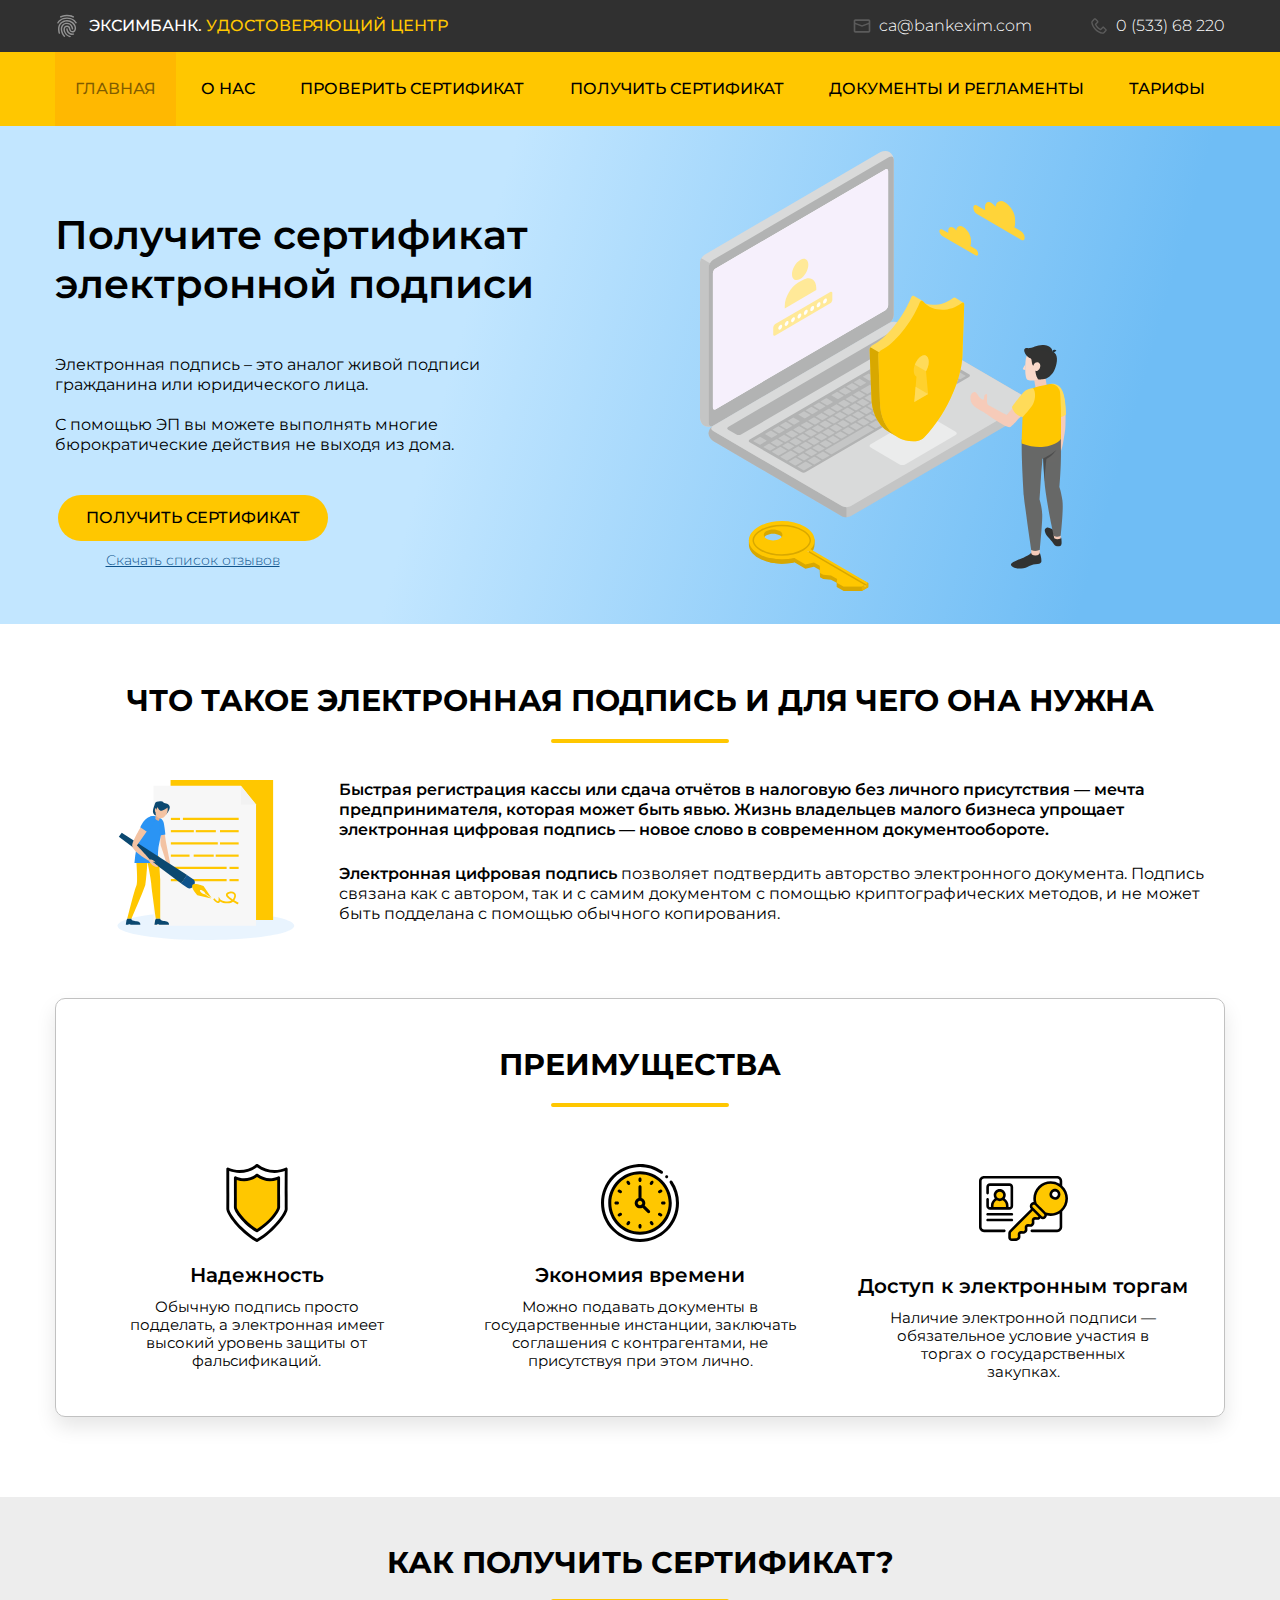
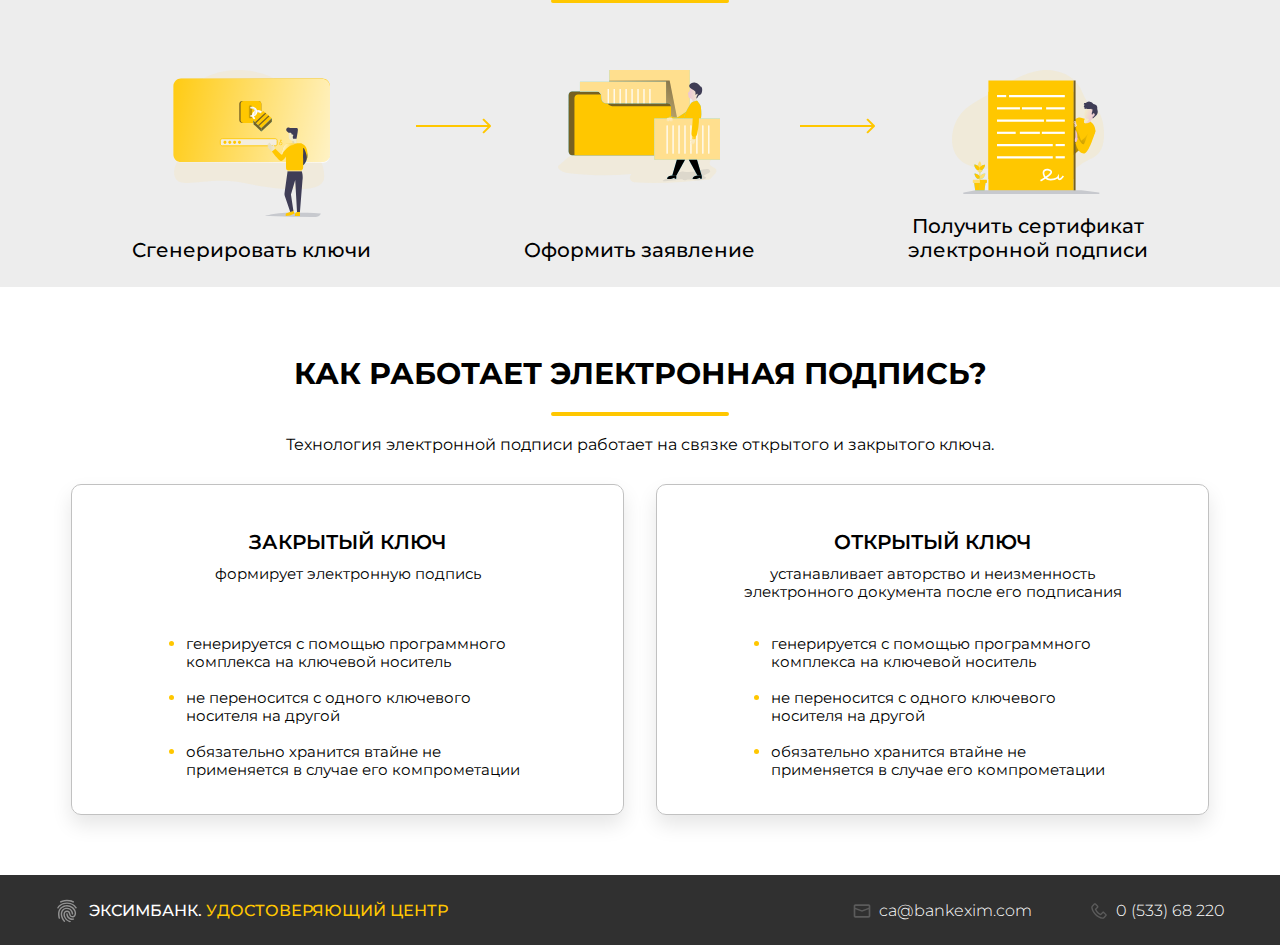
<file: index.html>
<!DOCTYPE html>
<html lang="ru">
<head>
    <meta charset="UTF-8">
    <meta http-equiv="X-UA-Compatible" content="IE=edge">
    <meta name="viewport" content="width=device-width, initial-scale=1.0">
    <title>Главная</title>
    <link rel="preconnect" href="https://fonts.gstatic.com">
    <link href="https://fonts.googleapis.com/css2?family=Montserrat:wght@300;400;500;600;700&display=swap" rel="stylesheet">
    <link rel="stylesheet" href="./css/normalize.css">
    <link rel="stylesheet" href="./css/style.css">
</head>
<body>
    <header class="header-top">
        <div class="container">
            <div class="header-top-cont">
                <div class="header-block-logo">
                    <img src="./img/header-top/ion_finger-print.svg" alt="logo">
                    <h3>эксимбанк. <span>удостоверяющий центр</span></h3>
                </div>
                <div class="header-block-contakt">
                    <div class="header-block-contakt__item">
                        <img src="./img/header-top/fe_mail.svg" alt="маил">
                        <h3>ca@bankexim.com</h3>
                    </div>
                    <div class="header-block-contakt__item">
                        <img src="./img/header-top/ant-design_phone-outlined.svg" alt="телефон">
                        <h3>0 (533) 68 220</h3>
                    </div>
                </div>
            </div>
        </div>
    </header>

    <section class="nav" >
        <div class="container">
            <div class="nav-top">
                <ul>
                    <li class="active"><a href="./index.html">Главная</a></li>
                    <li><a href="./about-us.html">О нас</a></li>
                    <li><a href="./file.html">Проверить сертификат</a></li>
                    <li><a href="./instruction.html">получить сертификат</a></li>
                    <li><a href="./documen.html">Документы и регламенты</a></li>
                    <li><a href="#">Тарифы</a></li>
                </ul>
            </div>
        </div>
    </section>

    <section class="main" >
        <div class="container">
            <div class="main-block">
                 <div class="main-block-text">
                     <h1>Получите сертификат электронной подписи</h1>
                     <p>
                         Электронная подпись – это аналог живой подписи
                        гражданина или юридического лица.
                    </p>
                     <p>
                        С помощью ЭП вы можете выполнять многие
                        бюрократические действия не выходя из дома.
                    </p>
                    <div class="btn-block">
                        <a class="btn-active" href="#">Получить сертификат</a>
                        <a class="btn" href="#">Скачать список отзывов</a> 
                    </div>
                 </div>
                 <div class="main-block-img">
                     <img src="./img/main/Group.svg" alt="img">
                 </div>
            </div>
        </div>
    </section>

    <section class="signature" >
        <div class="container">
            <h2>Что такое электронная подпись и для чего она нужна</h2>
            <hr>
            <div class="signature-block-top">
                <div class="signature-block-top__img">
                    <img src="./img/signature/signing-terms-of-services 1.svg" alt="подпись">
                </div>
                <div class="signature-block-top__text">
                    <p>Быстрая регистрация кассы или сдача отчётов в налоговую без личного присутствия — мечта предпринимателя, которая может быть явью. Жизнь владельцев малого бизнеса упрощает электронная цифровая подпись — новое слово в современном документообороте. </p>
                    <p>Электронная цифровая подпись <span>позволяет подтвердить авторство электронного документа. Подпись связана как с автором, так и с самим документом с помощью криптографических методов, и не может быть подделана с помощью обычного копирования.</span></p>
                </div>
            </div>
            <div class="signature-preim">
                <h2>преимущества</h2>
                <hr>
                <div class="signature-preim-bl">
                    <div class="signature-preim-bl__item">
                        <img src="./img/signature/shieldss.svg " alt="Надежность">
                        <h3>Надежность</h3>
                        <p>Обычную подпись просто 
                            <br> 
                            подделать, а электронная имеет <br> высокий уровень защиты от фальсификаций.</p>
                    </div> 
                    <div class="signature-preim-bl__item">
                        <img src="./img/signature/time.svg" alt="Экономия">
                        <h3>Экономия времени</h3>
                        <p>Можно подавать документы в государственные инстанции, заключать соглашения с контрагентами, не присутствуя при этом лично.</p>
                    </div> 
                    <div class="signature-preim-bl__item">
                        <img src="./img/signature/access.svg" alt="Доступ">
                        <h3>Доступ к электронным торгам</h3>
                        <p>Наличие электронной подписи — обязательное условие участия в <br> торгах о государственных <br> закупках.</p>
                    </div> 
                </div>
            </div>
        </div>
    </section>

    <section class="certificate">
        <div class="container">
            <h2>КАК ПОЛУЧИТЬ СЕРТИФИКАТ?</h2>
            <hr>
            <div class="certificate-block">
                <div class="certificate-block__item">
                    <img src="./img/certificate/authentication-1.svg" alt="сертификат">
                    <h3>Сгенерировать ключи</h3>
                </div>
                <div class="certificate-block__item">
                    <img src="./img/certificate/authentication-2.svg" alt="сертификат">
                    <h3>Оформить заявление</h3>
                </div>
                <div class="certificate-block__item">
                    <img src="./img/certificate/calendar-3.svg" alt="сертификат">
                    <h3>Получить сертификат <br> электронной подписи</h3>
                </div>
            </div>
        </div>
    </section>

    <section class="key">
        <div class="container">
            <h2>КАК РАБОТАЕТ ЭЛЕКТРОННАЯ ПОДПИСЬ?</h2>
            <hr>
            <p>Технология электронной подписи работает на связке открытого и закрытого ключа.</p>
            <div class="key-block">
                <div class="key-block__item">
                    <h3>ЗАКРЫТЫЙ КЛЮЧ</h3>
                    <p>формирует электронную подпись</p>
                    <ul>
                        <li><span>генерируется с помощью программного комплекса на ключевой носитель</span></li>
                        <li><span>не переносится с одного ключевого носителя на другой</span></li>
                        <li><span>обязательно хранится втайне не применяется в случае его компрометации</span></li>
                    </ul>
                </div>
                <div class="key-block__item">
                    <h3>ОТКРЫТЫЙ КЛЮЧ</h3>
                    <p>устанавливает авторство и неизменность <br> электронного документа после его подписания</p>
                    <ul>
                        <li><span>генерируется с помощью программного комплекса на ключевой носитель</span></li>
                        <li><span>не переносится с одного ключевого носителя на другой</span></li>
                        <li><span>обязательно хранится втайне не применяется в случае его компрометации</span></li>
                    </ul>
                </div>

            </div>
        </div>
    </section>

    <footer class="footer">
        <div class="container">
            <div class="footer-cont">
                <div class="footer-block-logo">
                    <img src="./img/header-top/ion_finger-print.svg" alt="logo">
                    <h3>эксимбанк. <span>удостоверяющий центр</span></h3>
                </div>
                <div class="footer-block-contakt">
                    <div class="footer-block-contakt__item">
                        <img src="./img/header-top/fe_mail.svg" alt="маил">
                        <h3>ca@bankexim.com</h3>
                    </div>
                    <div class="footer-block-contakt__item">
                        <img src="./img/header-top/ant-design_phone-outlined.svg" alt="телефон">
                        <h3>0 (533) 68 220</h3>
                    </div>
                </div>
            </div>
        </div>
    </footer>







    <script src="./js/main.js"></script>
</body>
</html>
</file>
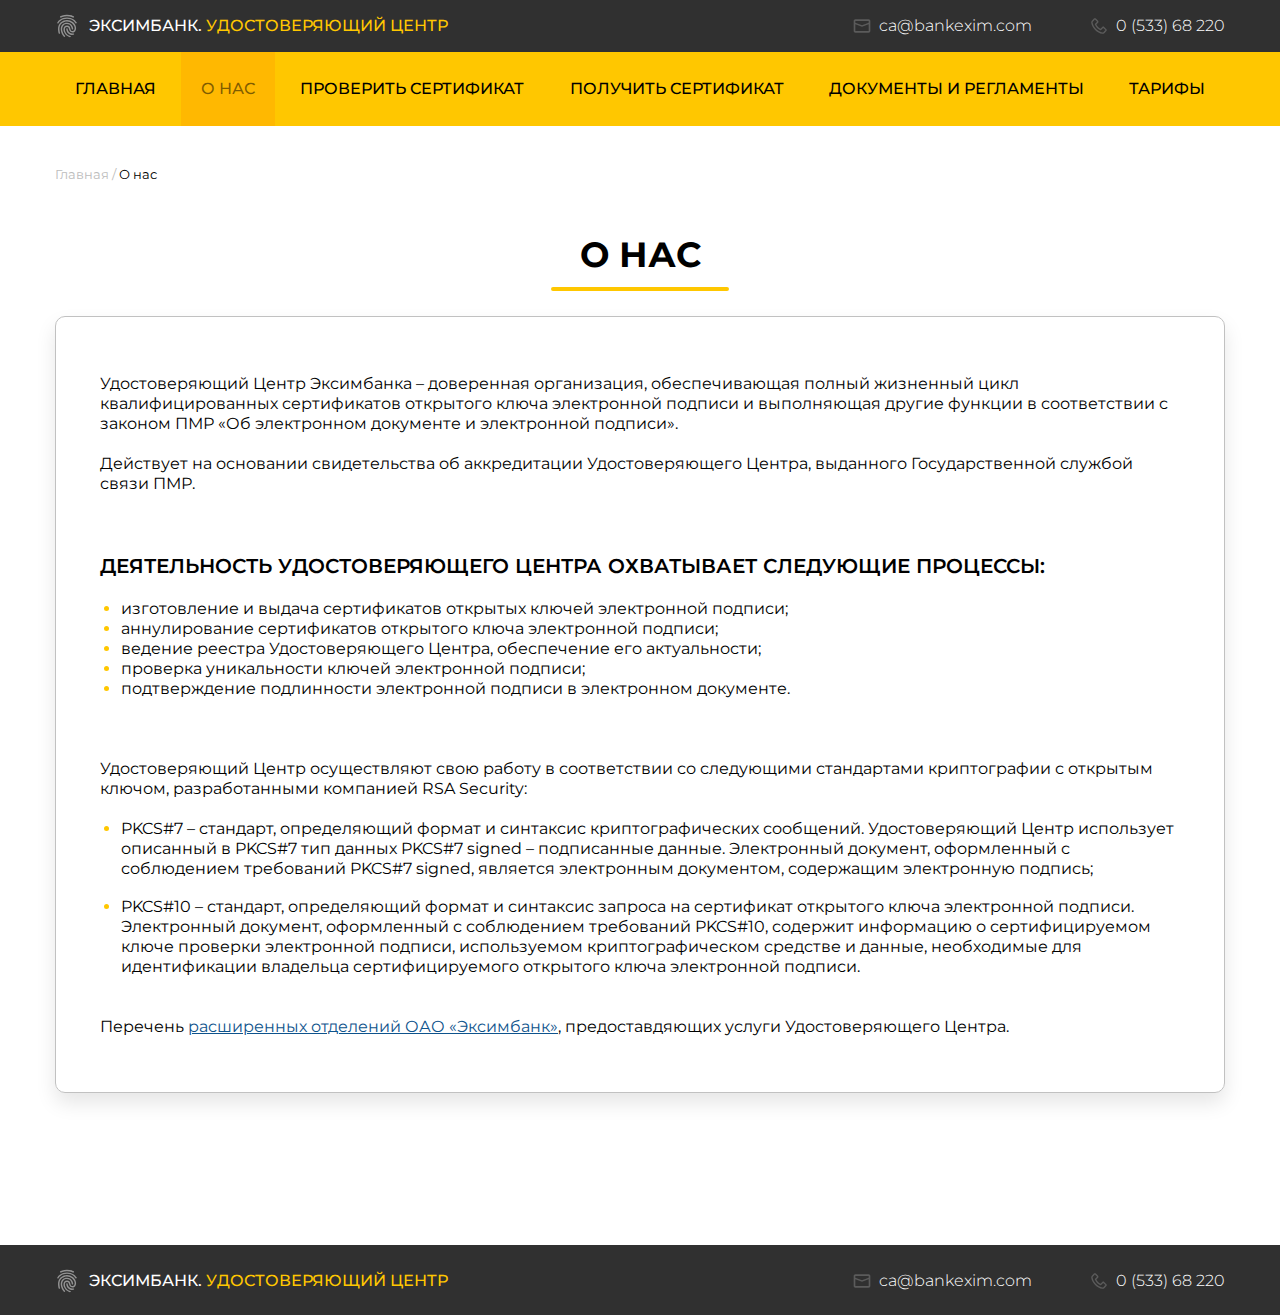
<file: about-us.html>
<!DOCTYPE html>
<html lang="ru">
<head>
    <meta charset="UTF-8">
    <meta http-equiv="X-UA-Compatible" content="IE=edge">
    <meta name="viewport" content="width=device-width, initial-scale=1.0">
    <title>О нас</title>
    <link rel="preconnect" href="https://fonts.gstatic.com">
    <link href="https://fonts.googleapis.com/css2?family=Montserrat:wght@300;400;500;600;700&display=swap" rel="stylesheet">
    <link rel="stylesheet" href="./css/normalize.css">
    <link rel="stylesheet" href="./css/style.css">
</head>
<body>
    <header class="header-top">
        <div class="container">
            <div class="header-top-cont">
                <div class="header-block-logo">
                    <img src="./img/header-top/ion_finger-print.svg" alt="logo">
                    <h3>эксимбанк. <span>удостоверяющий центр</span></h3>
                </div>
                <div class="header-block-contakt">
                    <div class="header-block-contakt__item">
                        <img src="./img/header-top/fe_mail.svg" alt="маил">
                        <h3>ca@bankexim.com</h3>
                    </div>
                    <div class="header-block-contakt__item">
                        <img src="./img/header-top/ant-design_phone-outlined.svg" alt="телефон">
                        <h3>0 (533) 68 220</h3>
                    </div>
                </div>
            </div>
        </div>
    </header>

    <section class="nav" >
        <div class="container">
            <div class="nav-top">
                <ul>
                    <li><a  href="./index.html">Главная</a></li>
                    <li class="active"><a href="./about-us.html">О нас</a></li>
                    <li><a href="./file.html">Проверить сертификат</a></li>
                    <li><a href="./instruction.html">получить сертификат</a></li>
                    <li><a href="./documen.html">Документы и регламенты</a></li>
                    <li><a href="#">Тарифы</a></li>
                </ul>
            </div>
        </div>
    </section>

    <div class="croshki">
        <div class="container">
            <h5><a href="./index.html">Главная /</a> О нас</h5>
        </div>
    </div>

    <section class="about">
        <div class="container">
            <h2 class="rest">О нас</h2>
            <hr>
            <div class="about-block">
                <p>Удостоверяющий Центр Эксимбанка – доверенная организация, обеспечивающая полный жизненный цикл квалифицированных сертификатов открытого ключа электронной подписи и выполняющая другие функции в соответствии с законом ПМР «Об электронном документе и электронной подписи».</p>
                <p>Действует на основании свидетельства об аккредитации Удостоверяющего Центра, выданного Государственной службой связи ПМР.</p>
                <h3>ДЕЯТЕЛЬНОСТЬ УДОСТОВЕРЯЮЩЕГО ЦЕНТРА ОХВАТЫВАЕТ СЛЕДУЮЩИЕ ПРОЦЕССЫ:</h3>
                <ul>
                    <li><span>изготовление и выдача сертификатов открытых ключей электронной подписи;</span></li>
                    <li><span>аннулирование сертификатов открытого ключа электронной подписи;</span></li>
                    <li><span>ведение реестра Удостоверяющего Центра, обеспечение его актуальности;</span></li>
                    <li><span>проверка уникальности ключей электронной подписи;</span></li>
                    <li><span>подтверждение подлинности электронной подписи в электронном документе.</span></li>
                </ul>
                <p>Удостоверяющий Центр осуществляют свою работу в соответствии со следующими стандартами криптографии с открытым ключом, разработанными компанией RSA Security:</p>
                <ul class="about-block-ul">
                    <li><span>     PKCS#7 – стандарт, определяющий формат и синтаксис криптографических сообщений. Удостоверяющий Центр использует  
                        описанный в PKCS#7 тип данных PKCS#7 signed – подписанные данные. Электронный документ, оформленный с 
                        соблюдением требований PKCS#7 signed, является электронным документом, содержащим электронную подпись;
                   </span></li>
                   <br>
                    <li><span>     PKCS#10 – стандарт, определяющий формат и синтаксис запроса на сертификат открытого ключа электронной подписи. 
                        Электронный документ, оформленный с соблюдением требований PKCS#10, содержит информацию о сертифицируемом 
                        ключе проверки электронной подписи, используемом криптографическом средстве и данные, необходимые для 
                        идентификации владельца сертифицируемого открытого ключа электронной подписи.
                   </span></li>
                </ul>
                <p>Перечень <a href="#">расширенных отделений ОАО «Эксимбанк»</a>, предоставдяющих услуги Удостоверяющего Центра.</p>
            </div>
        </div>
    </section>






    <footer class="footer">
        <div class="container">
            <div class="footer-cont">
                <div class="footer-block-logo">
                    <img src="./img/header-top/ion_finger-print.svg" alt="logo">
                    <h3>эксимбанк. <span>удостоверяющий центр</span></h3>
                </div>
                <div class="footer-block-contakt">
                    <div class="footer-block-contakt__item">
                        <img src="./img/header-top/fe_mail.svg" alt="маил">
                        <h3>ca@bankexim.com</h3>
                    </div>
                    <div class="footer-block-contakt__item">
                        <img src="./img/header-top/ant-design_phone-outlined.svg" alt="телефон">
                        <h3>0 (533) 68 220</h3>
                    </div>
                </div>
            </div>
        </div>
    </footer>







    <script src="./js/main.js"></script>
</body>
</html>
</file>
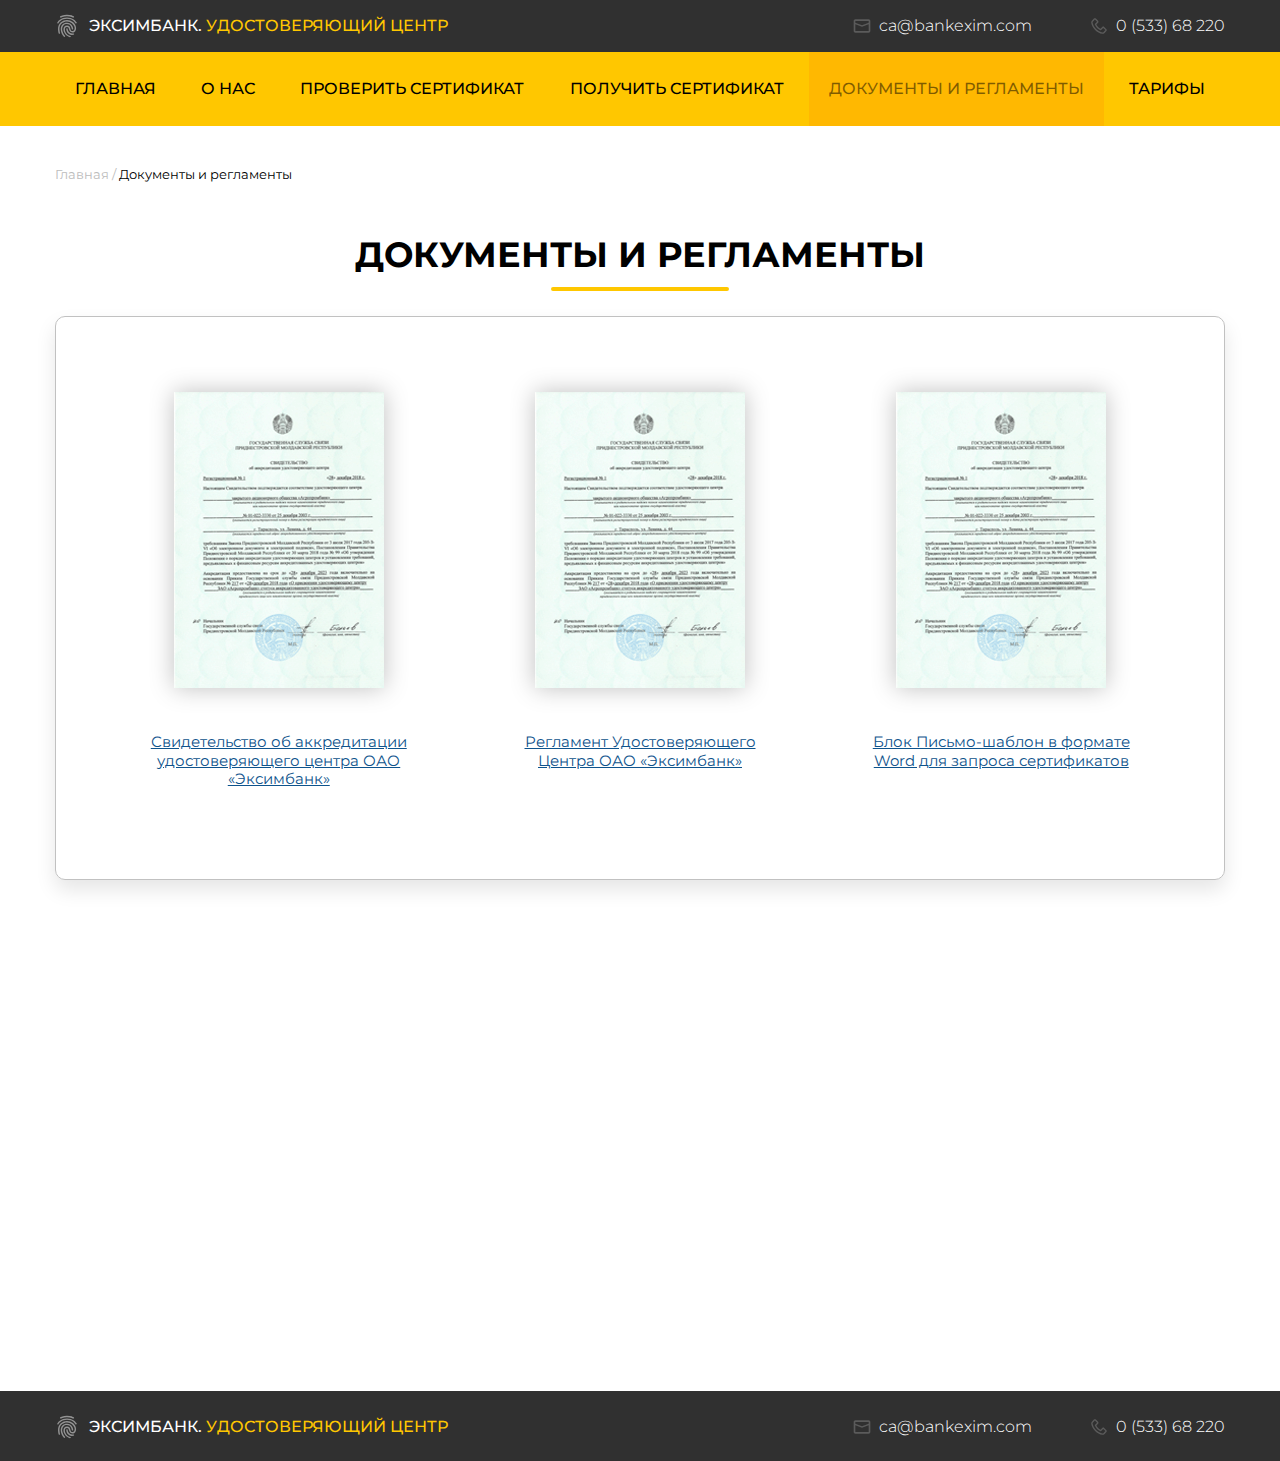
<file: documen.html>
<!DOCTYPE html>
<html lang="ru">
<head>
    <meta charset="UTF-8">
    <meta http-equiv="X-UA-Compatible" content="IE=edge">
    <meta name="viewport" content="width=device-width, initial-scale=1.0">
    <title>Документы и регламенты</title>
    <link rel="preconnect" href="https://fonts.gstatic.com">
    <link href="https://fonts.googleapis.com/css2?family=Montserrat:wght@300;400;500;600;700&display=swap" rel="stylesheet">
    <link rel="stylesheet" href="./css/normalize.css">
    <link rel="stylesheet" href="./css/style.css">
</head>
<body>
    <header class="header-top">
        <div class="container">
            <div class="header-top-cont">
                <div class="header-block-logo">
                    <img src="./img/header-top/ion_finger-print.svg" alt="logo">
                    <h3>эксимбанк. <span>удостоверяющий центр</span></h3>
                </div>
                <div class="header-block-contakt">
                    <div class="header-block-contakt__item">
                        <img src="./img/header-top/fe_mail.svg" alt="маил">
                        <h3>ca@bankexim.com</h3>
                    </div>
                    <div class="header-block-contakt__item">
                        <img src="./img/header-top/ant-design_phone-outlined.svg" alt="телефон">
                        <h3>0 (533) 68 220</h3>
                    </div>
                </div>
            </div>
        </div>
    </header>

    <section class="nav" >
        <div class="container">
            <div class="nav-top">
                <ul>
                    <li><a  href="./index.html">Главная</a></li>
                    <li><a href="./about-us.html">О нас</a></li>
                    <li><a href="./file.html">Проверить сертификат</a></li>
                    <li><a href="./instruction.html">Получить сертификат</a></li>
                    <li class="active"><a href="./documen.html">Документы и регламенты</a></li>
                    <li><a href="#">Тарифы</a></li>
                </ul>
            </div>
        </div>
    </section>

    <div class="croshki">
        <div class="container">
            <h5><a href="./index.html">Главная /</a> Документы и регламенты</h5>
        </div>
    </div>

    <section class="documen">
        <div class="container">
            <h2 class="rest">Документы и регламенты</h2>
            <hr>
            <div class="documen-block">
                <div class="documen-block__item">
                    <img src="./img/documen/doc-1.svg" alt="документ">
                    <p><a href="#">Свидетельство об аккредитации удостоверяющего центра ОАО «Эксимбанк»</a></p>
                </div>
                <div class="documen-block__item">
                    <img src="./img/documen/doc-1.svg" alt="документ">
                    <p><a href="#">Регламент Удостоверяющего Центра ОАО «Эксимбанк»</a></p>
                </div>
                <div class="documen-block__item">
                    <img src="./img/documen/doc-1.svg" alt="документ">
                    <p><a href="#">Блок Письмо-шаблон в формате Word для запроса сертификатов</a></p>
                </div>

            </div>
        </div>
    </section>





    <footer class="footer">
        <div class="container">
            <div class="footer-cont">
                <div class="footer-block-logo">
                    <img src="./img/header-top/ion_finger-print.svg" alt="logo">
                    <h3>эксимбанк. <span>удостоверяющий центр</span></h3>
                </div>
                <div class="footer-block-contakt">
                    <div class="footer-block-contakt__item">
                        <img src="./img/header-top/fe_mail.svg" alt="маил">
                        <h3>ca@bankexim.com</h3>
                    </div>
                    <div class="footer-block-contakt__item">
                        <img src="./img/header-top/ant-design_phone-outlined.svg" alt="телефон">
                        <h3>0 (533) 68 220</h3>
                    </div>
                </div>
            </div>
        </div>
    </footer>




    <script src="./js/main.js"></script>
</body>
</html>
</file>
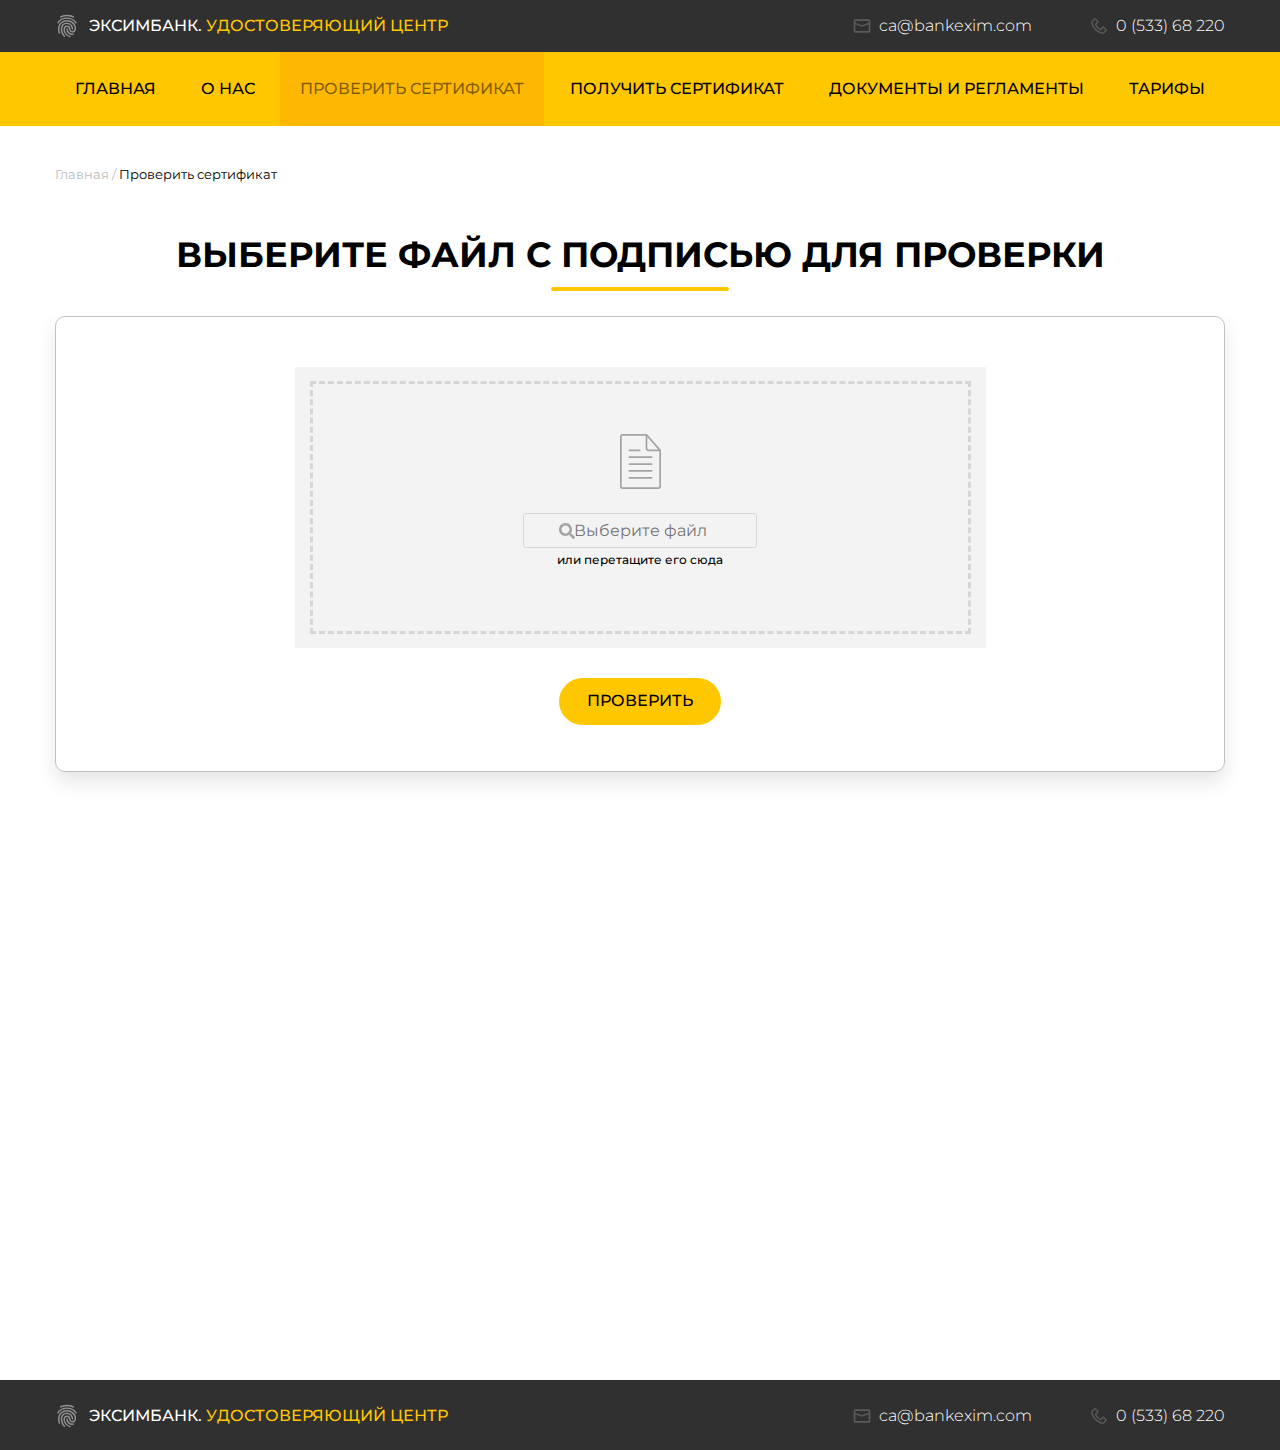
<file: file.html>
<!DOCTYPE html>
<html lang="ru">
<head>
    <meta charset="UTF-8">
    <meta http-equiv="X-UA-Compatible" content="IE=edge">
    <meta name="viewport" content="width=device-width, initial-scale=1.0">
    <title>Проверить сертификат</title>
    <link rel="preconnect" href="https://fonts.gstatic.com">
    <link href="https://fonts.googleapis.com/css2?family=Montserrat:wght@300;400;500;600;700&display=swap" rel="stylesheet">
    <link rel="stylesheet" href="./css/normalize.css">
    <link rel="stylesheet" href="./css/style.css">
</head>
<body>
    <header class="header-top">
        <div class="container">
            <div class="header-top-cont">
                <div class="header-block-logo">
                    <img src="./img/header-top/ion_finger-print.svg" alt="logo">
                    <h3>эксимбанк. <span>удостоверяющий центр</span></h3>
                </div>
                <div class="header-block-contakt">
                    <div class="header-block-contakt__item">
                        <img src="./img/header-top/fe_mail.svg" alt="маил">
                        <h3>ca@bankexim.com</h3>
                    </div>
                    <div class="header-block-contakt__item">
                        <img src="./img/header-top/ant-design_phone-outlined.svg" alt="телефон">
                        <h3>0 (533) 68 220</h3>
                    </div>
                </div>
            </div>
        </div>
    </header>

    <section class="nav" >
        <div class="container">
            <div class="nav-top">
                <ul>
                    <li><a  href="./index.html">Главная</a></li>
                    <li><a href="./about-us.html">О нас</a></li>
                    <li class="active"><a href="./file.html">Проверить сертификат</a></li>
                    <li><a href="./instruction.html">получить сертификат</a></li>
                    <li><a href="./documen.html">Документы и регламенты</a></li>
                    <li><a href="#">Тарифы</a></li>
                </ul>
            </div>
        </div>
    </section>

    <div class="croshki">
        <div class="container">
            <h5><a href="./index.html">Главная /</a> Проверить сертификат</h5>
        </div>
    </div>

    <section class="file">
        <div class="container">
            <h2 class="rest">ВЫБЕРИТЕ ФАЙЛ С ПОДПИСЬЮ ДЛЯ ПРОВЕРКИ</h2>
            <hr>
            <div class="file-block">
                <div class="file-block-bl">
                    <div class="file-block-bl__item">
                        <img src="./img/file/file.svg" alt="файл">
                        <form action="#">
                            <input type="text" placeholder="Выберите файл">
                            <label for="#">или перетащите его сюда</label>
                        </form>
                    </div>
                </div>
                <div class="btn-block">
                    <a class="btn-active" href="#">Проверить</a>
                </div>
            </div>
        </div>
    </section>





    <footer class="footer">
        <div class="container">
            <div class="footer-cont">
                <div class="footer-block-logo">
                    <img src="./img/header-top/ion_finger-print.svg" alt="logo">
                    <h3>эксимбанк. <span>удостоверяющий центр</span></h3>
                </div>
                <div class="footer-block-contakt">
                    <div class="footer-block-contakt__item">
                        <img src="./img/header-top/fe_mail.svg" alt="маил">
                        <h3>ca@bankexim.com</h3>
                    </div>
                    <div class="footer-block-contakt__item">
                        <img src="./img/header-top/ant-design_phone-outlined.svg" alt="телефон">
                        <h3>0 (533) 68 220</h3>
                    </div>
                </div>
            </div>
        </div>
    </footer>




    <script src="./js/main.js"></script>
</body>
</html>
</file>
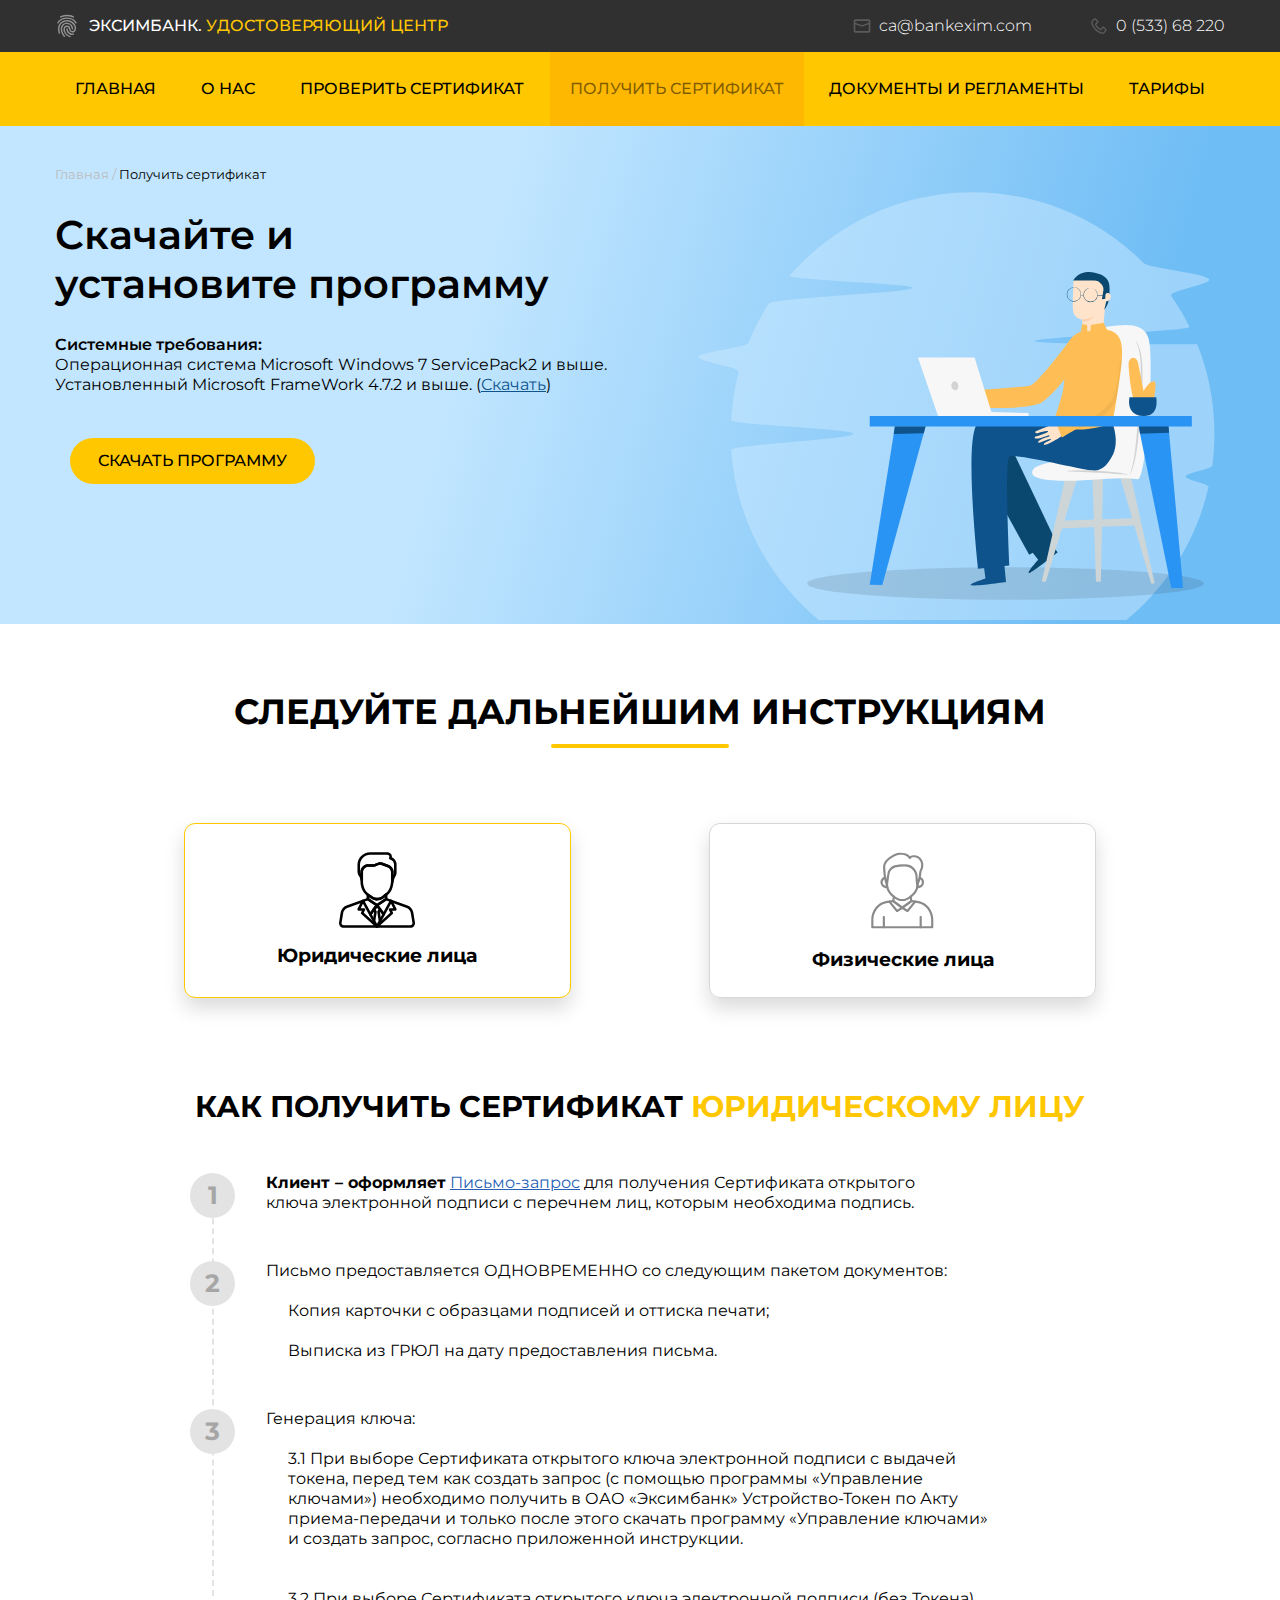
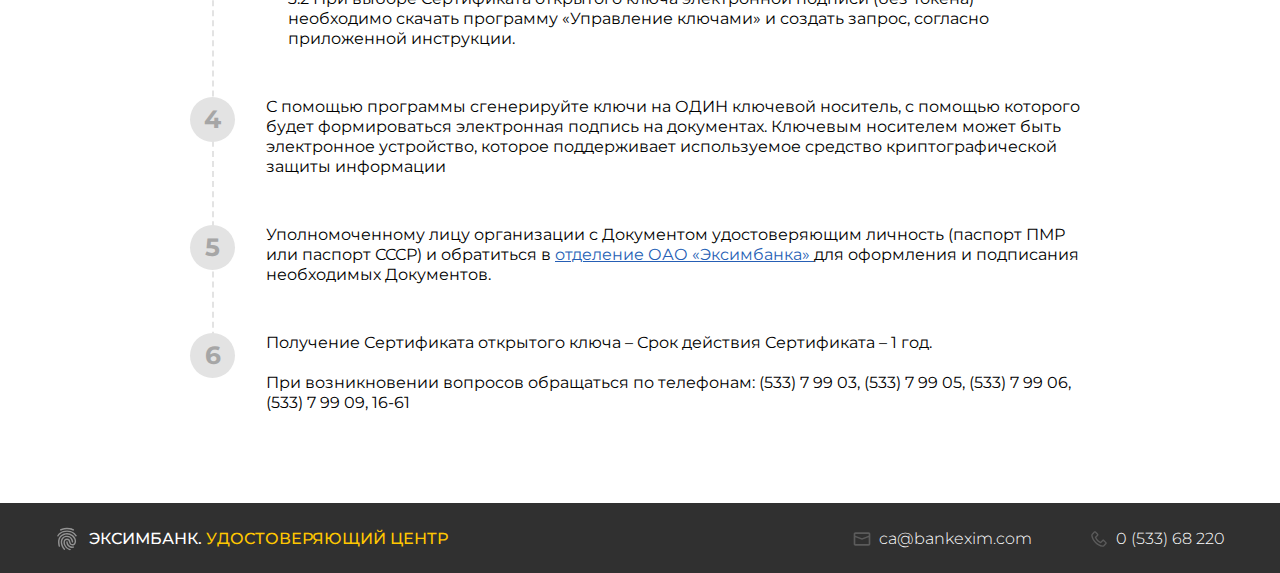
<file: instruction.html>
<!DOCTYPE html>
<html lang="ru">
<head>
    <meta charset="UTF-8">
    <meta http-equiv="X-UA-Compatible" content="IE=edge">
    <meta name="viewport" content="width=device-width, initial-scale=1.0">
    <title>Получить сертификат</title>
    <link rel="preconnect" href="https://fonts.gstatic.com">
    <link href="https://fonts.googleapis.com/css2?family=Montserrat:wght@300;400;500;600;700&display=swap" rel="stylesheet">
    <link rel="stylesheet" href="./css/normalize.css">
    <link rel="stylesheet" href="./css/style.css">
</head>
<body>
    <header class="header-top">
        <div class="container">
            <div class="header-top-cont">
                <div class="header-block-logo">
                    <img src="./img/header-top/ion_finger-print.svg" alt="logo">
                    <h3>эксимбанк. <span>удостоверяющий центр</span></h3>
                </div>
                <div class="header-block-contakt">
                    <div class="header-block-contakt__item">
                        <img src="./img/header-top/fe_mail.svg" alt="маил">
                        <h3>ca@bankexim.com</h3>
                    </div>
                    <div class="header-block-contakt__item">
                        <img src="./img/header-top/ant-design_phone-outlined.svg" alt="телефон">
                        <h3>0 (533) 68 220</h3>
                    </div>
                </div>
            </div>
        </div>
    </header>

    <section class="nav" >
        <div class="container">
            <div class="nav-top">
                <ul>
                    <li><a  href="./index.html">Главная</a></li>
                    <li><a href="./about-us.html">О нас</a></li>
                    <li><a href="./file.html">Проверить сертификат</a></li>
                    <li class="active"><a href="./instruction.html">Получить сертификат</a></li>
                    <li><a href="./documen.html">Документы и регламенты</a></li>
                    <li><a href="#">Тарифы</a></li>
                </ul>
            </div>
        </div>
    </section>

    <section class="instruction">
        <div class="container">
            <div class="instruction-block">
                <div class="instruction-block__item">
                    <div class="croshki-instruction">
                        <h5><a href="./index.html">Главная /</a> Получить сертификат</h5>
                    </div>
                    <h1>Скачайте и <br> установите программу</h1>
                    <p><span>Системные требования:</span> <br>
                        Операционная система Microsoft Windows 7 ServicePack2 и выше.
                        Установленный Microsoft FrameWork 4.7.2 и выше. (<a href="#">Скачать</a>)</p>
                    <div class="btn-block">
                        <a class="btn-active" href="#">скачать программу</a>
                    </div>    
                </div>
                <div class="instruction-block__item">
                    <img src="./img/instruction/digital-1.svg" alt="img">
                </div>

            </div>
        </div>
    </section>

    <!-- Блок активный  -->
    <section class="our-instruction our-instruction-active" id="a">
        <div class="container">
            <h2 class="rest">следуйте дальнейшим инструкциям</h2>
            <hr>
            <div class="our-instruction-block">
                <div class="our-instruction-block__item our-instruction-block__item-active" onclick="yur()">
                    <img src="./img/instruction/manager.svg" alt="юр. лица">
                    <h3>Юридические лица</h3>
                </div>
                <div class="our-instruction-block__item" onclick="fiz()">
                    <img src="./img/instruction/worker.svg" alt="физ. лица" onclick="fiz()">
                    <h3>Физические лица</h3>
                </div>
            </div>

            <div class="our-instruction-text">
                <h2>как получить сертификат <span>юридическому лицу</span></h2>

                <p><b>Клиент – оформляет</b> <a href="#"> Письмо-запрос</a> для получения Сертификата открытого <br>  ключа электронной подписи с перечнем лиц, которым необходима подпись.
                </p>
                <p>Письмо предоставляется ОДНОВРЕМЕННО со следующим пакетом документов:
                    <br>
                    <br>
                    <span class="our-instruction-text-otstup">Копия карточки с образцами подписей и оттиска печати;</span>                   
                    <br>
                    <span class="our-instruction-text-otstup">Выписка из ГРЮЛ на дату предоставления письма.</span>
                </p>
                <p>Генерация ключа:
                    <br>
                    <br>
                <span class="our-instruction-text-otstup">3.1 При выборе Сертификата открытого ключа электронной подписи с выдачей токена, перед тем как создать запрос (с помощью программы «Управление ключами») необходимо получить в ОАО «Эксимбанк» Устройство-Токен по Акту приема-передачи и только после этого скачать программу «Управление ключами» и создать запрос, согласно приложенной инструкции.</span>
                <br>
                <br>
                <span class="our-instruction-text-otstup">3.2 При выборе Сертификата открытого ключа электронной подписи (без Токена) необходимо скачать программу «Управление ключами» и создать запрос, согласно приложенной инструкции.</span>
                </p>
                <p>С помощью программы сгенерируйте ключи на ОДИН ключевой носитель, с помощью которого будет формироваться электронная подпись на документах. Ключевым носителем может быть электронное устройство, которое поддерживает используемое средство криптографической защиты информации</p>
            
                <p>Уполномоченному лицу организации с Документом удостоверяющим личность (паспорт ПМР или паспорт СССР) и обратиться в <a href="#"> отделение ОАО «Эксимбанка» </a> для оформления и подписания необходимых Документов.</p>

                <p>Получение Сертификата открытого ключа – Срок действия Сертификата – 1 год.
                    <br>
                    <br>
                    При возникновении вопросов обращаться по телефонам: (533) 7 99 03, (533) 7 99 05, (533) 7 99 06, (533) 7 99 09, 16-61
                </p>
            </div>
        </div>
    </section>
    <!-- Блок активный  // -->

    <!-- Скрытый блок -->
    <section class="our-instruction" id="b">
        <div class="container">
            <h2 class="rest">следуйте дальнейшим инструкциям</h2>
            <hr>
            <div class="our-instruction-block">
                <div class="our-instruction-block__item" onclick="yur()">
                    <img src="./img/instruction/manager-2.svg" alt="юр. лица" >
                    <h3>Юридические лица</h3>
                </div>
                <div class="our-instruction-block__item our-instruction-block__item-active" onclick="fiz()">
                    <img src="./img/instruction/worker-2.svg" alt="физ. лица">
                    <h3>Физические лица</h3>
                </div>
            </div>

            <div class="our-instruction-text our-instruction-text-too">
                <h2>как получить сертификат <span>физическому лицу</span></h2>

                <p>С помощью программы сгенерируйте ключи на ОДИН ключевой носитель, с помощью которого будет формироваться электронная подпись на документах. Ключевым носителем может быть электронное устройство, которое поддерживает используемое средство криптографической защиты информации
                </p>

                <p><b>ЗАЯВЛЕНИЕ НА ИЗГОТОВЛЕНИЕ СЕРТИФИКАТА ОТКРЫТОГО КЛЮЧА</b>
                    <br>
                    <br>
                    <span class="our-instruction-text-otstup">1. Подготовьте необходимые документы: для граждан ПМР – паспорт ПМР или паспорт СССР (проверить в паспортном столе по месту жительства, внесен ли паспорт в базу МВД ПМР);</span>                   
                    <br>
                    <span class="our-instruction-text-otstup">2. Обратитесь в 
                        <a href="#">отделение Эксимбанка</a> с пакетом документов для оформления заявления на регистрацию сертификата открытого ключа.</span>
                </p>

                <p><b>ПОЛУЧЕНИЕ СЕРТИФИКАТА ОТКРЫТОГО КЛЮЧА</b>
                    <br>
                    <br>
                    Сертификат открытого ключа электронной подписи направляется его владельцу по электронной почте. Срок действия сертификата – 1 год.
                    <br>
                    <br>
                    При возникновении вопросов обращаться по телефонам: (533) 7 99 03, (533) 7 99 05, (533) 7 99 06, (533) 7 99 09, 16-61
                </p>
            </div>
        </div>
    </section>
    <!-- Скрытый блок // -->



    
    
    





    <footer class="footer">
        <div class="container">
            <div class="footer-cont">
                <div class="footer-block-logo">
                    <img src="./img/header-top/ion_finger-print.svg" alt="logo">
                    <h3>эксимбанк. <span>удостоверяющий центр</span></h3>
                </div>
                <div class="footer-block-contakt">
                    <div class="footer-block-contakt__item">
                        <img src="./img/header-top/fe_mail.svg" alt="маил">
                        <h3>ca@bankexim.com</h3>
                    </div>
                    <div class="footer-block-contakt__item">
                        <img src="./img/header-top/ant-design_phone-outlined.svg" alt="телефон">
                        <h3>0 (533) 68 220</h3>
                    </div>
                </div>
            </div>
        </div>
    </footer>




    <script src="./js/main.js"></script>
</body>
</html>
</file>
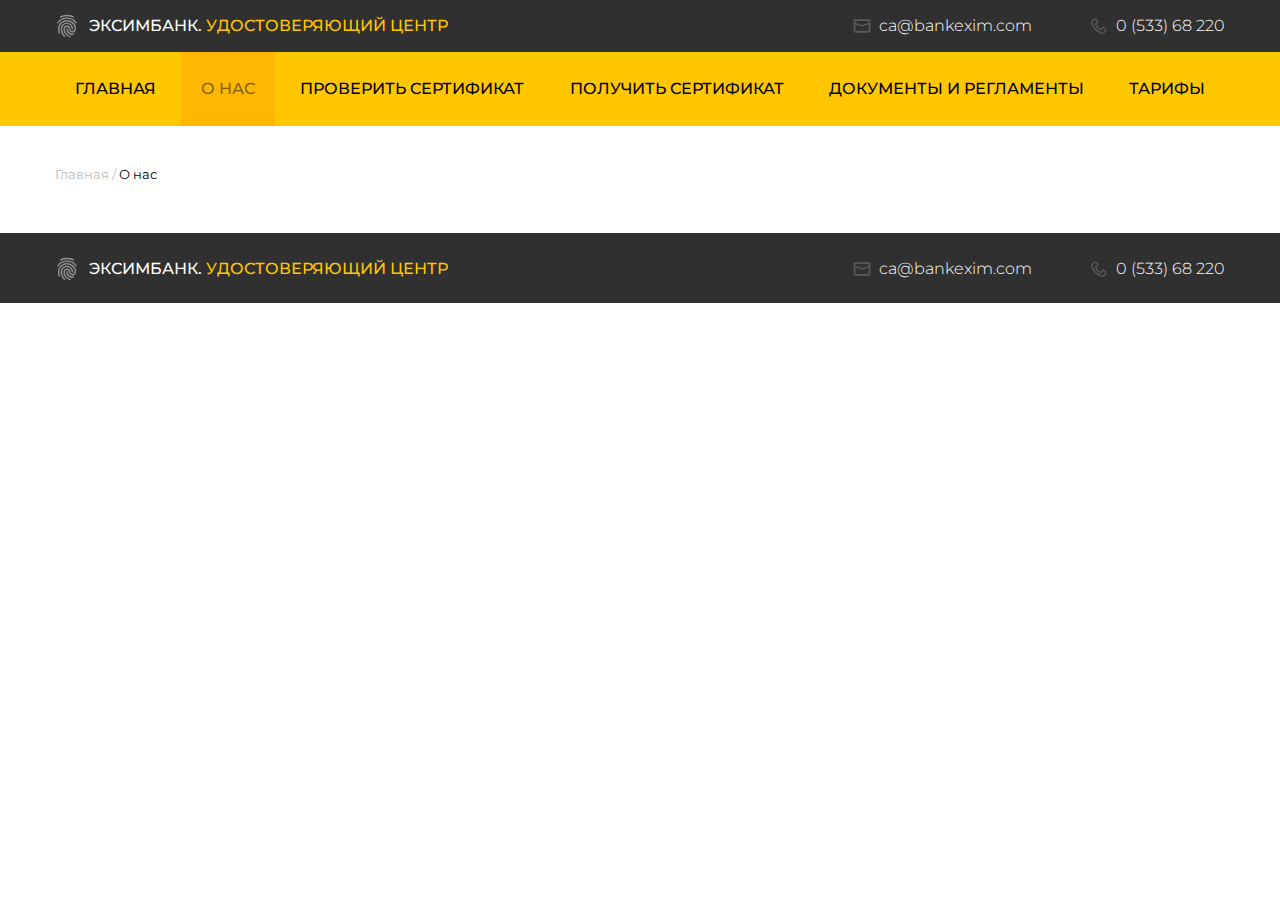
<file: zagotovka.html>
<!DOCTYPE html>
<html lang="ru">
<head>
    <meta charset="UTF-8">
    <meta http-equiv="X-UA-Compatible" content="IE=edge">
    <meta name="viewport" content="width=device-width, initial-scale=1.0">
    <title>Document</title>
    <link rel="preconnect" href="https://fonts.gstatic.com">
    <link href="https://fonts.googleapis.com/css2?family=Montserrat:wght@300;400;500;600;700&display=swap" rel="stylesheet">
    <link rel="stylesheet" href="./css/style.css">
</head>
<body>
    <header class="header-top">
        <div class="container">
            <div class="header-top-cont">
                <div class="header-block-logo">
                    <img src="./img/header-top/ion_finger-print.svg" alt="logo">
                    <h3>эксимбанк. <span>удостоверяющий центр</span></h3>
                </div>
                <div class="header-block-contakt">
                    <div class="header-block-contakt__item">
                        <img src="./img/header-top/fe_mail.svg" alt="маил">
                        <h3>ca@bankexim.com</h3>
                    </div>
                    <div class="header-block-contakt__item">
                        <img src="./img/header-top/ant-design_phone-outlined.svg" alt="телефон">
                        <h3>0 (533) 68 220</h3>
                    </div>
                </div>
            </div>
        </div>
    </header>

    <section class="nav" >
        <div class="container">
            <div class="nav-top">
                <ul>
                    <li><a  href="./index.html">Главная</a></li>
                    <li class="active"><a href="./about-us.html">О нас</a></li>
                    <li><a href="#">Проверить сертификат</a></li>
                    <li><a href="#">получить сертификат</a></li>
                    <li><a href="#">Документы и регламенты</a></li>
                    <li><a href="#">Тарифы</a></li>
                </ul>
            </div>
        </div>
    </section>

    <div class="croshki">
        <div class="container">
            <h5><a href="#">Главная /</a> О нас</h5>
        </div>
    </div>







    <footer class="footer">
        <div class="container">
            <div class="footer-cont">
                <div class="footer-block-logo">
                    <img src="./img/header-top/ion_finger-print.svg" alt="logo">
                    <h3>эксимбанк. <span>удостоверяющий центр</span></h3>
                </div>
                <div class="footer-block-contakt">
                    <div class="footer-block-contakt__item">
                        <img src="./img/header-top/fe_mail.svg" alt="маил">
                        <h3>ca@bankexim.com</h3>
                    </div>
                    <div class="footer-block-contakt__item">
                        <img src="./img/header-top/ant-design_phone-outlined.svg" alt="телефон">
                        <h3>0 (533) 68 220</h3>
                    </div>
                </div>
            </div>
        </div>
    </footer>




    <script src="./js/main.js"></script>
</body>
</html>
</file>
<file: css/style.css>
body {
    font-family: 'Montserrat', sans-serif;
    font-weight: 400;
    margin: 0;
    padding: 0;
    box-sizing: border-box;
    color: #000000;
}
.container {
    max-width: 1170px;
    margin: 0 auto;
    padding: 0 15px;
}
h2 {
    font-weight: bold;
    font-size: 30px;
    line-height: 37px;
    text-align: center;
    text-transform: uppercase;
    color: #000000;
    margin-bottom: 20px;
}
h2.rest {
    font-weight: bold;
    font-size: 35px;
    line-height: 43px;
    text-align: center;
    text-transform: uppercase;
    margin-bottom: 11px;
}
hr {
    border: 2px solid #FFC700;
    width: 174px;
    border-radius: 5px;
}
a {
    text-decoration: none;
}
.croshki h5 {
    font-weight: normal;
    font-size: 13px;
    line-height: 16px;
    margin: 40px 0 51px;
}
.croshki h5 a {
    color: #BCBCBC;
}


/* ====== header ======  */
.header-top {
    min-height: 40px;
    background: #303030;
    align-items: center;
}
.header-top-cont {
    display: flex;
    justify-content: space-between;
}
.header-block-logo {
    display: flex;
}
.header-block-logo img {
    width: 24px;
    margin-right: 10px;
}
.header-block-logo h3 {
    font-family: Montserrat;
    font-style: normal;
    font-weight: 500;
    font-size: 16px;
    line-height: 20px;
    text-transform: uppercase;
    color: #FFFFFF;
    margin: 0;
    align-self: center;
}
.header-block-logo h3 span {
    color: #FFC700;
}
/*  */
.header-block-contakt {
    display: flex;
}
.header-block-contakt__item {
    display: flex;
    margin-left: 56.75px;
}
.header-block-contakt__item img {
    width: 20px;
    margin-right: 7px;
}
.header-block-contakt__item h3 {
    font-weight: 300;
    font-size: 16px;
    line-height: 20px;
    color: #FFFFFF;  
}
/* ====== header / ======  */
/* ====== nav ======  */
.nav {
    /* display: flex; */
    align-items: center;
    /* min-height: 73px; */
    background: #FFC700;
}
/* .nav-top {
    display: flex;
    width: 100%;
} */
.nav-top ul {
    display: flex;
    justify-content: space-between;
    margin: 0;
    padding: 0;
    list-style: none;

    }
.nav-top ul li{
    display: flex;
    /* border: orangered 1px solid; */
    }
.nav-top ul li a {
    font-weight: 500;
    font-size: 16px;
    line-height: 20px;
    text-transform: uppercase;
    color: #000000;
    padding: 27px 20px;
    transition: all .5s;
    }
.nav-top ul li a:hover {
        background: rgba(255, 169, 1, 0.5);
        color: rgba(0, 0, 0, 0.5);
    }
.nav-top ul .active {
    background: rgba(255, 169, 1, 0.5);
    }
.nav-top ul .active a {
    color: rgba(0, 0, 0, 0.5);
    }

/* ====== nav / ======  */

/* ====== main ======  */
.main {
    background: linear-gradient(285.77deg, #6FBDF5 14.36%, #C2E6FF 63.47%);
}
.main-block {
    display: flex;  
    /* width: 100%; */
}
.main-block-text {
    width: 50%;
    padding: 84px 120px 55px 0;
}
.main-block-text h1 {
    font-weight: 600;
    font-size: 40px;
    line-height: 49px;
    margin: 0 0 47px;
}
.main-block-text p {
    font-weight: normal;
    font-size: 16px;
    line-height: 20px;
    margin: 0 0 20px;
}
.btn-block {
    display: flex;
    flex-direction: column;
    width: 275px;
}
.btn-active  {
    font-weight: 500;
    font-size: 16px;
    text-transform: uppercase;
    color: #000000;

    background: #FFC700;
    border-radius: 36.5px;
    padding: 14px 28px;
    margin: 20px auto 11px;
    transition: all .5s;
}
.btn-active:hover {
    background: rgba(255, 169, 1, 0.5);
}
.btn {
    font-weight: 300;
    font-size: 14px;
    line-height: 17px;
    text-align: center;
    text-decoration-line: underline;
    color: #0E538C;
    text-decoration: underline;
}

.main-block-img {
    width: 50%;
    margin-top: 24px;
}
.main-block-img img {
    width: 366px;
    /* height: 440px; */
}
/* ====== main / ======  */

/* ====== signature  ======  */
.signature {
    padding: 58px 0 80px;
}
.signature h2 {
    margin: 0 0 20px;
}
.signature-block-top {
    display: flex;
    margin: 37px 0 20px;
}
.signature-block-top__text p {
    font-weight: 600;
    font-size: 16px;
    line-height: 20px;
    margin-top: 0;
    margin-bottom: 24px;
}
.signature-block-top__text p span {
    font-weight: 400;
}
/* // */
.signature-preim {
    border: 1px solid #C1C1C1;
    box-sizing: border-box;
    box-shadow: 0px 10px 20px rgba(0, 0, 0, 0.1);
    border-radius: 10px;
    padding-top: 47px;
    margin-top: 50px;
}
.signature-preim-bl {
    display: flex;  
    justify-content: space-evenly;
    flex-wrap: wrap;
    text-align: center;
    margin-top: 57px;
}
.signature-preim-bl__item {
    margin: 0 15px 35px;
    max-width: 335px;
}
.signature-preim-bl__item h3 {
    font-weight: 600;
    font-size: 20px;
    line-height: 24px;
    text-align: center;
    margin-bottom: 0;
    margin-top: 16px;
}
.signature-preim-bl__item p {
    font-weight: normal;
    font-size: 15px;
    line-height: 18px;
    text-align: center;
    margin: 11px 0 0;
}

/* ====== signature / ======  */

/* ====== certificate ======  */
.certificate {
    padding: 22px 0 5px;
    background: #EDEDED;
}
.certificate h2 {
    margin-bottom: 18px; 
}

.certificate-block {
    display: flex;
    justify-content: space-around;
    margin-top: 67px;
}
.certificate-block__item:last-child.certificate-block__item::after {
    display: none;
}
.certificate-block__item {
    /* border: #6FBDF5 1px solid; */
    display: flex;
    flex-direction: column;
    justify-content: space-between;
    align-items: center;
    position: relative;
}
.certificate-block__item::after {
    content: url('../img/certificate/Arrow-1.svg');
    position: absolute;
    top: 23%;
    right: -120px;
    width: 75px;
    height: 16px;
}

.certificate-block__item img {
    max-width: 162px;
}
.certificate-block__item h3 {
    font-weight: 500;
    font-size: 20px;
    line-height: 24px;
    text-align: center;
}
/* ====== certificate / ======  */
/* ====== key ======  */
.key {
    padding: 43px 0 60px;
}
.key p  {
    font-weight: normal;
    font-size: 16px;
    line-height: 20px;
    text-align: center;
    margin-top: 19px;
}
.key-block {
    display: flex;
}
.key-block__item {
    width: 565px;
    border: 1px solid #C1C1C1;
    box-sizing: border-box;
    box-shadow: 0px 10px 20px rgba(0, 0, 0, 0.1);
    border-radius: 10px;
    margin: 13px 16px 0;
    padding-top: 25px;
}
.key-block__item h3 {
    font-weight: 600;
    font-size: 20px;
    line-height: 24px;
    text-align: center;
    margin-bottom: 0;
}
.key-block__item p {
    font-weight: normal;
    font-size: 15px;
    line-height: 18px;
    text-align: center;
    margin-top: 11px;
}
.key-block__item ul {
    margin-top: 52px;
    padding: 0 87px 1px 114px;
}
.key-block__item:last-child ul {
    margin-top: 34px;
}
.key-block__item ul li {
    font-weight: normal;
    font-size: 15px;
    line-height: 18px;
    margin-bottom: 18px;
    color: #FFC700;
}
.key-block__item ul li span {
    color: #000;
}
/* ====== key / ======  */

/* ====== footer ======  */
.footer {
    min-height: 60px;
    background: #303030;
    align-items: center;
    padding-top: 10px;
}
.footer-cont {
    display: flex;
    justify-content: space-between;
}
.footer-block-logo {
    display: flex;
}
.footer-block-logo img {
    width: 24px;
    margin-right: 10px;
}
.footer-block-logo h3 {
    font-family: Montserrat;
    font-style: normal;
    font-weight: 500;
    font-size: 16px;
    line-height: 20px;
    text-transform: uppercase;
    color: #FFFFFF;
    margin: 0;
    align-self: center;
}
.footer-block-logo h3 span {
    color: #FFC700;
}
/*  */
.footer-block-contakt {
    display: flex;
}
.footer-block-contakt__item {
    display: flex;
    margin-left: 56.75px;
}
.footer-block-contakt__item img {
    width: 20px;
    margin-right: 7px;
}
.footer-block-contakt__item h3 {
    font-weight: 300;
    font-size: 16px;
    line-height: 20px;
    color: #FFFFFF;  
}
/* ====== footer / ======  */
/* ====== footer / ======  */
/* ====== footer / ======  */

/* ====== КОНЕЦ ГЛАВНОЙ СТРАНИЦЫ /// ===== */


/* ====== страница О НАС ====== */
.about-block {
    border: 1px solid #C1C1C1;
    box-sizing: border-box;
    box-shadow: 0px 10px 20px rgba(0, 0, 0, 0.1);
    border-radius: 10px;
    padding: 41px 41px 35px 44px;
    margin: 25px 0px 152px;
}
.about-block p {
    font-size: 16px;
    line-height: 20px;
    font-weight: normal;
    margin-bottom: 20px;
}
.about-block p a {
    color: #0E538C;
    text-decoration: underline;
}
.about-block h3 {
    font-size: 20px;
    line-height: 25px;
    font-weight: 600;
    margin-top: 60px;
}
.about-block ul {
    padding: 0 0 44px 21px;
}
.about-block ul li {
    font-size: 16px;
    line-height: 20px;
    font-weight: normal;
    color: #FFC700;
}
.about-block ul li span {
    color: #000;
}
ul.about-block-ul {
    padding: 0 0 24px 21px; 
}

/* ====== страница О НАС /// ====== */

/* ====== страница ПРОВЕРИТЬ СЕРТИФИКАТ file ====== */

.file-block {
    border: 1px solid #C1C1C1;
    box-sizing: border-box;
    box-shadow: 0px 10px 20px rgba(0, 0, 0, 0.1);
    border-radius: 10px;
    margin: 25px 0 608px;
    padding: 0 15px 35px;
}
.file-block-bl {
    background: #F3F3F3;
    padding: 14px 0;
    max-width: 691px;
    margin: 50px auto 10px;
}
.file-block-bl__item {
    border: 3px dashed #D6D6D6;
    text-align: center;
    margin: 0 15px;
}
.file-block-bl__item img {
    padding: 50px 0 20px;
}
form input {
    border: 1px solid #D6D6D6;
    box-sizing: border-box;
    border-radius: 3px;
    width: 234px;
    height: 35px;
    text-align: center;
}
form input {
    background: url(../img/file/Vector.svg) 35px 9px no-repeat;
    top: 0;
    left: 0px;
}
label {
    display: block;
    font-weight: 500;
    font-size: 12px;
    line-height: 15px;
    text-align: center;
    margin: 4px 0 64px;
} 
.file-block .btn-block {
    margin: 0 auto;
} 

/* ====== страница ПРОВЕРИТЬ СЕРТИФИКАТ file /// ====== */
/* ====== страница ПОЛУЧИТЬ СЕРТИФИКАТ instruction ====== */
.instruction {
    background: linear-gradient(285.77deg, #6FBDF5 14.36%, #C2E6FF 63.47%);
    padding: 24px 0 0;
}
.instruction-block {
    display: flex;
}
.croshki-instruction {
    padding-top: 16px;
}
.croshki-instruction h5 {
    margin: 0;
    font-weight: normal;
    font-size: 13px;
    line-height: 16px;
}
.croshki-instruction h5 a {
    font-weight: normal;
    color: #BCBCBC;
}
.instruction-block__item h1 {
    font-weight: 600;
    font-size: 40px;
    line-height: 49px;
    margin-top: 28px;
}
.instruction-block__item p {
    font-weight: 400;
    font-size: 16px;
    line-height: 20px;
    margin-bottom: 23px;
}
.instruction-block__item p span {
    font-weight: 600;
}
.instruction-block__item p a {
    color: #0E538C;
    text-decoration: underline;
}
.instruction-block__item img {
    width: 537px;
}

/* our-instruction */
.our-instruction {
    padding: 37px 0 42px;
}
.our-instruction-block {
    display: flex;
    justify-content: space-evenly;
    margin-top: 75px;
}
.our-instruction-block__item {
    width: 387px;
    text-align: center;
    border: 1px solid #D6D6D6;
    box-sizing: border-box;
    box-shadow: 0px 10px 20px rgba(0, 0, 0, 0.15);
    border-radius: 11px;
    padding: 28px 3px 8px;
    margin: 0 10px;
}
.our-instruction-block__item:hover {
    border: 1px solid #FFC700;
    cursor: pointer;
}
.our-instruction-block__item-active {
    border: 1px solid #FFC700;
    box-sizing: border-box;
    border-radius: 11px;
}
.our-instruction-block__item h3 {
    margin-top: 12px;
}
.our-instruction-text {
    max-width: 900px;
    margin: 90px auto 0;
    position: relative;
}
.our-instruction-text::before {
    content: '';
    border-left: 2px dashed #E3E3E3;
    width: 5px;
    height: 790px;
    position: absolute;
    top: 90px;
    left: 22px;
}
.our-instruction-text.our-instruction-text-too::before {
    content: '';
    border-left: 2px dashed #E3E3E3;
    width: 5px;
    height: 365px;
    position: absolute;
    top: 90px;
    left: 22px;
}

.our-instruction-text span {
    color: #FFC700;
}
.our-instruction-text p {
    position: relative;
    margin: 48px 0;
    padding-left: 76px;
    font-size: 16px;
    line-height: 20px;
}
.our-instruction-text p::before {
    content: '';
    display: inline-flex;
    justify-content: center;
    background: #E3E3E3;
    border-radius: 50%;
    width: 45px;
    height: 45px;
    top: 0;
    left: 0;
    font-size: 25px;
    line-height: 45px;
    font-weight: 700;
    color: #A6A6A6;
    position: absolute;

}
.our-instruction-text p:nth-child(2)::before {
    content: '1';
}
.our-instruction-text p:nth-child(3)::before {
    content: '2';
}
.our-instruction-text p:nth-child(4)::before {
    content: '3';
}
.our-instruction-text p:nth-child(5)::before {
    content: '4';
}
.our-instruction-text p:nth-child(6)::before {
    content: '5';
}
.our-instruction-text p:nth-child(7)::before {
    content: '6';
}
.our-instruction-text p a {
    color: #265FB5;
    text-decoration: underline;
}
.our-instruction-text .our-instruction-text-otstup {
    display: block;
    color: #000;
    padding-left: 22px;
    padding-right: 100px;
}
/* скрыть - показать */

#a {
    display: block;
}
#b {
    display: none;
}

/* .our-instruction {
    display: none;
}
.our-instruction-active {
    display: block;
} */
/* ====== страница ПОЛУЧИТЬ СЕРТИФИКАТ instruction /// ====== */

/* ====== страница ДОКУМЕНТЫ И РЕГЛАМЕНТЫ documen  ====== */

.documen-block {
    display: flex;
    justify-content: space-evenly;
    flex-wrap: wrap;
    border: 1px solid #C1C1C1;
    box-sizing: border-box;
    box-shadow: 0px 10px 20px rgba(0, 0, 0, 0.1);
    border-radius: 10px;
    margin-top: 25px;
    margin-bottom: 511px;
    padding-bottom: 74px;
}
.documen-block__item {
    width: 277px;
    text-align: center;
    margin: 50px 0 0px;
}
.documen-block__item p a {
    color: #0E538C;
    text-decoration: underline;
    font-weight: normal;
    font-size: 15px;
    line-height: 18px;
    text-align: center;
    text-decoration-line: underline;
}

/* ====== страница ДОКУМЕНТЫ И РЕГЛАМЕНТЫ documen /// ====== */




/* ====== Медиа 1200px ====== */
@media (max-width: 1200px) {
    .nav .container {
        padding: 0;
    }
    .nav-top ul {
        display: flex;
        flex-direction: column;
        align-items: center;
    }
    .nav-top ul li{
        width: 100%;
    }
    .key-block__item ul {
        margin-top: 52px;
        padding: 0 50px 1px;
    }
    .nav-top ul li a {
        display: block;
        width: 100%;
    }
}

/* ====== Медиа 1200px /====== */

/* ====== Медиа 1050px ====== */
@media (max-width: 1050px) {
    .certificate-block__item::after {
        right: -80px;
    }
}
/* ====== Медиа 1050px /====== */

/* ====== Медиа 930px ====== */
@media (max-width: 930px) {
    .our-instruction-text h2 {
        padding: 0 5px;
    }
    .our-instruction-text::before {
        top: 125px;
    }
}
/* ====== Медиа 930px // ====== */

/* ====== Медиа 900px ====== */
@media (max-width: 900px) {
    .header-block-contakt {
        display: flex;
        flex-direction: column;
    }
    .header-block-contakt__item h3 {
        margin: 5px 0;
    }
    .footer-block-contakt {
        display: flex;
        flex-direction: column;
    }
    .footer-block-contakt__item h3 {
        margin: 5px 0;
    }
    .main-block {
        flex-direction: column;
        width: 95%;
    }
    .main-block-text {
        width: 100%;
        padding: 50px 20px 20px;
    }
    .main-block-img {
        width: 100%;
        margin-top: 24px;
        padding: 0 20px 30px;
    }
    .certificate-block {
        flex-wrap: wrap;
    }
    .certificate-block__item {
        margin: 0 19px 35px;
    }
    .certificate-block__item::after {
        display: none;
    }
    
    /* === instruction === */
    .instruction-block {
        display: flex;
        flex-direction: column;
    }
    .instruction-block img {
        display: flex;
        margin: 0 auto;
    }
    .our-instruction-text.our-instruction-text-too::before {
        height: 375px;
        top: 125px;
    }
    /* === instruction === */
}
/* ====== Медиа 900px /====== */


/* ====== Медиа 800px ====== */
@media (max-width: 800px){
    .our-instruction-text .our-instruction-text-otstup {
        padding-right: 20px;
    }
    .signature-block-top {
        display: block;
    }
    .signature-block-top__img {
        text-align: center;
    }
    .key-block {
        flex-wrap: wrap;
        justify-content: center;
    }
    .key-block__item p {
        padding: 0 15px;
    }
    .our-instruction-text::before {
      height: 83%;
      top: 125px;
   }
   .our-instruction-text.our-instruction-text-too::before {
      height: 63%;
   }
}
/* ====== Медиа 800px / ====== */


/* ====== Медиа 720px ====== */
@media (max-width: 720px) {
    h2 {
      font-size: calc(14px + (16 + 16 * 0.7) * ((100vw - 320px) / 1600));
      line-height: calc(17px + 37 * (100vw / 1600));
   }

}
/* ====== Медиа 720px /====== */


/* ====== Медиа 600px ====== */
@media (max-width: 600px){
    .main-block-text {
        width: 100%;
        padding: 50px 5px 20px;
    }
    .main-block-img {
        width: 100%;
        margin-top: 24px;
        padding: 0 10px 30px;
    }
    .instruction-block__item img {
        width: 435px;
    }
    .about-block {
      padding: 10px 25px 20px 25px;
   }
   .about-block h3 {
      margin-top: 35px;
   }
   .about-block ul {
      padding: 0 0 20px 21px;
   }
    .main-block-text h1 {
       font-size: calc(22px + (18 + 18 * 0.7) * ((100vw - 320px) / 1600));
       line-height: calc(17px + 37 * (100vw / 1600));
    }
    .instruction-block__item h1 {
       font-size: calc(22px + (18 + 18 * 0.7) * ((100vw - 320px) / 1600));
       line-height: calc(17px + 37 * (100vw / 1600));
    }
    .our-instruction-text h2 {
       font-size: calc(17px + (13 + 13 * 0.7) * ((100vw - 320px) / 1600));
       line-height: calc(17px + 37 * (100vw / 1600));
    }
    h2.rest {
      font-size: calc(20px + (15 + 15 * 0.7) * ((100vw - 320px) / 1600));
      line-height: calc(17px + 37 * (100vw / 1600));
   }
}
/* ====== Медиа 600px / ====== */


/* ====== Медиа 500px ====== */
@media (max-width: 500px) {
    .header-top {
        padding-top: 5px;
    }
    .header-top-cont {
        flex-direction: column;
    }
    .header-block-contakt {
        flex-direction: row;
    }
    .header-block-contakt__item {
        display: flex;
        margin-left: 1px;
        margin-right: 20px;
    }
    .header-block-logo h3 span {
        white-space: nowrap;
    }
    /* footer */
    .footer-block-logo h3 span {
        white-space: nowrap;
    }
    .footer-cont {
        flex-direction: column;
    }
    .footer-block-contakt {
        flex-direction: row;
    }
    .footer-block-contakt__item {
        display: flex;
        margin-left: 1px;
        margin-right: 20px;
    }
    .instruction-block__item img {
        width: 335px;
   }
   .about-block h3 {
      font-size: 15px;
      line-height: 20px;
   }
}
/* ====== Медиа 500px ====== */

/* ====== Медиа 400px ====== */
@media (max-width: 400px) {
   .header-block-contakt__item {
      margin-left: 5px;
      margin-right: 0;
  }
  .header-block-contakt__item h3 {
   margin: 2px 0;
}
    .header-block-contakt {
        flex-direction: column;
    }
    .main-block-img img {
        width: 280px;
    }
    .our-instruction-block__item h3 {
      font-size: 16px;
  }
    .key-block__item ul {
        margin-top: 52px;
        padding: 0 40px 1px;
    }
    .key-block__item {
        margin: 13px 0px 0;
    }
    .footer-block-contakt {
        flex-direction: column;
    }
    .our-instruction-text::before {
      height: 86%;
   }
   .our-instruction-text.our-instruction-text-too::before {
      height: 66%;
   }
}
/* ====== Медиа 400px ====== */

/* ====== Медиа 360px ====== */
@media (max-width: 360px) {
    .key-block__item ul {
        padding: 0 35px 1px;
    }
    .instruction-block__item img {
        width: 270px;
    }
    .file h2.rest {
      font-size: calc(18px + (15 + 15 * 0.7) * ((100vw - 320px) / 1600));
    }
}
/* ====== Медиа 360px ====== */
</file>
